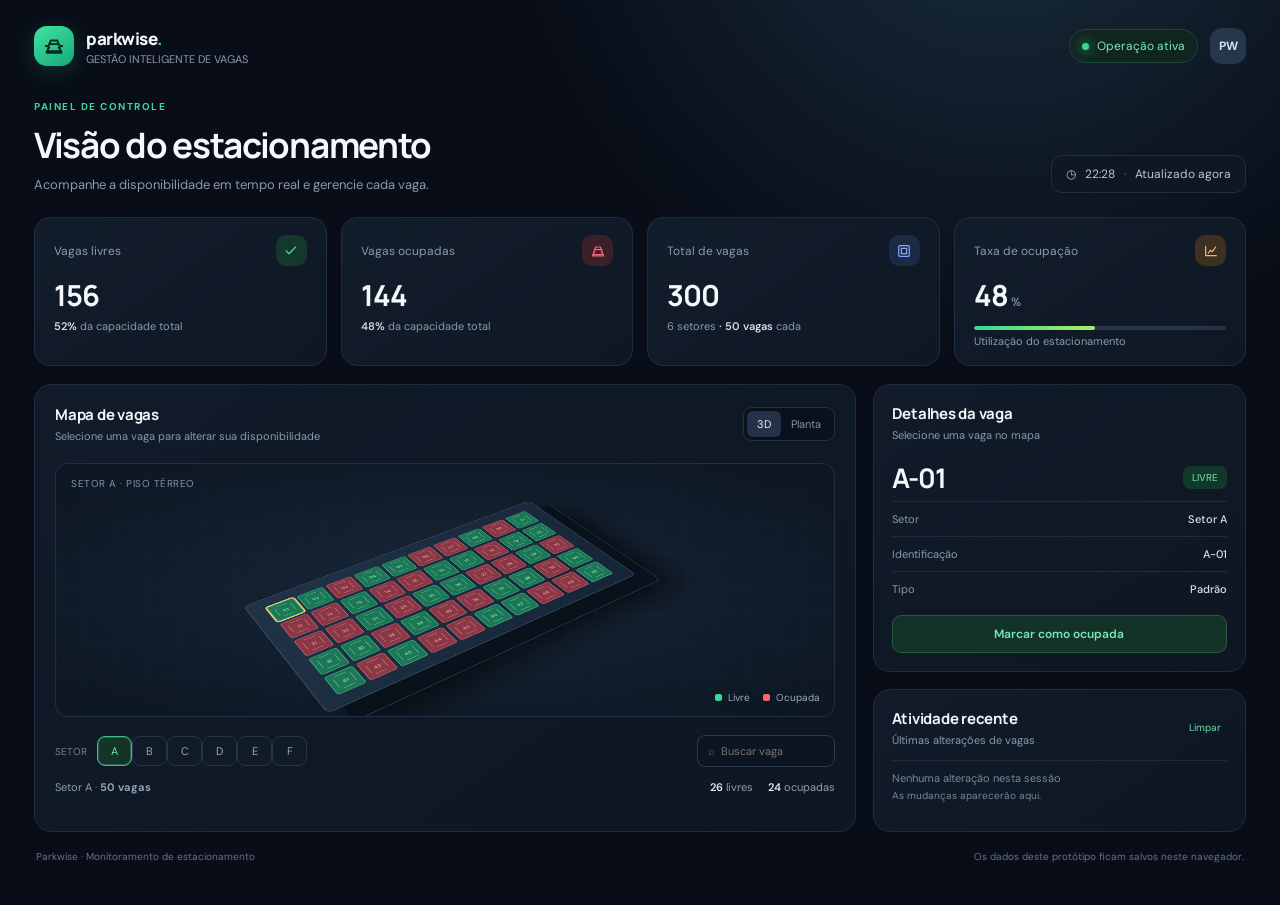
<file: estacionamento-inteligente/index.html>
<!doctype html>
<html lang="pt-BR">
<head>
<meta charset="utf-8"><meta name="viewport" content="width=device-width,initial-scale=1"><meta name="theme-color" content="#080d17">
<title>Parkwise · Central de estacionamento</title>
<style>
@import url('https://fonts.googleapis.com/css2?family=DM+Sans:wght@400;500;600;700&family=Manrope:wght@400;500;600;700;800&display=swap');
:root{color-scheme:dark;--bg:#080d17;--panel:#101827;--panel2:#131e2e;--line:#202d40;--text:#f4f7fb;--muted:#8a99ad;--green:#38d995;--red:#fa6674;--blue:#83a8ff;--amber:#f3bb60;--font:'DM Sans',sans-serif;--display:'Manrope',sans-serif}*{box-sizing:border-box}body{margin:0;background:radial-gradient(ellipse at 78% -20%,#1b3041 0,transparent 35%),var(--bg);color:var(--text);font-family:var(--font);min-height:100vh}button,input{font:inherit;color:inherit}.shell{max-width:1500px;margin:auto;padding:26px 34px 42px}.topbar{display:flex;align-items:center;justify-content:space-between;margin-bottom:34px}.brand{display:flex;gap:12px;align-items:center}.logo{width:40px;height:40px;border-radius:13px;background:linear-gradient(145deg,#45e2a2,#13a977);display:grid;place-items:center;color:#07291e;box-shadow:0 5px 24px #2bd39333}.logo svg{width:22px}.brand-name{font:800 17px var(--display);letter-spacing:-.5px}.brand-sub{font-size:11px;color:var(--muted);margin-top:2px}.top-right{display:flex;align-items:center;gap:12px}.live-pill{display:flex;gap:8px;align-items:center;background:#10251f;border:1px solid #204638;border-radius:999px;color:#78e9b8;padding:8px 12px;font-size:12px}.pulse{height:7px;width:7px;background:var(--green);border-radius:50%;box-shadow:0 0 12px var(--green)}.avatar{height:36px;width:36px;border-radius:12px;background:#26374b;display:grid;place-items:center;font-size:12px;font-weight:700;color:#d6e1ee}.heading{display:flex;align-items:flex-end;justify-content:space-between;margin-bottom:24px}.eyebrow{color:var(--green);text-transform:uppercase;letter-spacing:1.5px;font-weight:700;font-size:10px;margin-bottom:8px}.heading h1{font:700 clamp(26px,3vw,35px) var(--display);letter-spacing:-1.3px;margin:0}.subtitle{color:var(--muted);font-size:13px;margin-top:7px}.date-box{border:1px solid var(--line);background:#0e1724;border-radius:11px;padding:10px 14px;color:#b9c5d5;font-size:12px;display:flex;gap:9px;align-items:center}.stats{display:grid;grid-template-columns:repeat(4,1fr);gap:14px;margin-bottom:18px}.stat{background:linear-gradient(145deg,#121d2b,#0f1724);border:1px solid var(--line);border-radius:16px;padding:17px 19px;position:relative;overflow:hidden}.stat-top{display:flex;align-items:center;justify-content:space-between;color:var(--muted);font-size:12px}.stat-icon{height:31px;width:31px;border-radius:10px;display:grid;place-items:center}.stat-icon svg{width:16px}.i-green{background:#14372e;color:var(--green)}.i-red{background:#3a2028;color:var(--red)}.i-blue{background:#1b2b45;color:var(--blue)}.i-amber{background:#3c3020;color:var(--amber)}.stat-value{font:700 29px var(--display);letter-spacing:-1px;margin-top:9px}.stat-value small{font:500 12px var(--font);color:var(--muted);letter-spacing:0}.stat-foot{font-size:11px;color:var(--muted);margin-top:4px}.stat-foot strong{color:#d5deea;font-weight:600}.util{height:4px;background:#263344;border-radius:9px;margin-top:11px;overflow:hidden}.util>i{display:block;height:100%;background:linear-gradient(90deg,#36d993,#a9ed65);border-radius:9px;transition:width .35s}.content{display:grid;grid-template-columns:minmax(0,1.65fr) minmax(290px,.75fr);gap:17px}.card{background:linear-gradient(145deg,#111b29,#0e1622);border:1px solid var(--line);border-radius:17px}.map-card{padding:19px 20px 20px;overflow:hidden}.card-head{display:flex;justify-content:space-between;align-items:center;gap:12px}.card-title{font:700 15px var(--display);letter-spacing:-.25px}.card-caption{font-size:11px;color:var(--muted);margin-top:4px}.view-switch{display:flex;background:#0a111b;border:1px solid #243144;padding:3px;border-radius:9px}.view-switch button{background:none;border:0;border-radius:6px;padding:6px 10px;color:#8292a6;font-size:11px;cursor:pointer}.view-switch button.active{background:#233248;color:#f2f6fa}.map-stage{height:254px;margin:20px 0 18px;border:1px solid #203044;border-radius:13px;background:radial-gradient(ellipse at center,#182638 0,#101b29 65%,#0d1622 100%);position:relative;overflow:hidden;perspective:850px;display:flex;align-items:center;justify-content:center}.map-stage:before{content:'';position:absolute;inset:0;background-image:linear-gradient(#7892ab0a 1px,transparent 1px),linear-gradient(90deg,#7892ab0a 1px,transparent 1px);background-size:30px 30px;mask-image:linear-gradient(transparent,#000 22%,#000 80%,transparent)}.map-label{position:absolute;top:13px;left:15px;color:#8293a9;font-size:10px;letter-spacing:.5px;text-transform:uppercase;z-index:2}.isometric{position:relative;z-index:1;transform:rotateX(53deg) rotateZ(-34deg) scale(.77);transform-style:preserve-3d;display:grid;grid-template-columns:repeat(10,37px);grid-template-rows:repeat(5,34px);gap:5px;padding:18px 22px;background:linear-gradient(135deg,#213347,#162437);border:1px solid #3b5269;border-radius:7px;box-shadow:18px 26px 0 #09111b,19px 27px 0 #263d53,36px 46px 45px #0009;transition:transform .35s}.map-stage.flat .isometric{transform:scale(.86)}.map-stage.flat{height:220px}.map-stage.flat .isometric{grid-template-columns:repeat(10,31px);grid-template-rows:repeat(5,29px);gap:4px}.slot3d{border-radius:3px;border:1px solid #4f6880;background:#253b4e;position:relative;display:grid;place-items:center;color:#d2dfec;font:600 7px var(--font);cursor:pointer;transition:transform .16s,background .16s,box-shadow .16s;transform-style:preserve-3d}.slot3d:after{content:'';position:absolute;inset:4px 6px 5px;border:1px solid currentColor;border-radius:3px;opacity:.5;clip-path:polygon(20% 0,80% 0,100% 18%,100% 82%,80% 100%,20% 100%,0 82%,0 18%)}.slot3d:hover{transform:translateZ(8px);z-index:4;box-shadow:0 0 0 2px #fff7}.slot3d.free{background:#1d7655;color:#80f4bd;border-color:#39b883}.slot3d.occupied{background:#8a3845;color:#ff9ca6;border-color:#d35c69}.slot3d.selected{box-shadow:0 0 0 2px #f3c56c}.stage-legend{position:absolute;bottom:12px;right:14px;display:flex;gap:13px;color:#9baabd;font-size:10px;z-index:2}.key{display:flex;gap:6px;align-items:center}.dot{width:7px;height:7px;border-radius:2px}.dot.green{background:var(--green)}.dot.red{background:var(--red)}.sectors{display:flex;align-items:center;gap:7px;flex-wrap:wrap}.sector-btn{height:30px;min-width:35px;border:1px solid #263448;background:#111b28;border-radius:8px;color:#99a8ba;font-size:11px;cursor:pointer;transition:.15s}.sector-btn:hover{border-color:#4b6881;color:#fff}.sector-btn.active{border-color:#3ebf89;background:#143428;color:#6ce0a8;box-shadow:inset 0 0 0 1px #235f48}.sector-label{font-size:10px;color:#718197;margin-right:3px}.map-info{display:flex;align-items:center;justify-content:space-between;margin-top:13px;font-size:11px;color:#91a0b2}.sector-count{display:flex;gap:15px}.sector-count b{color:#e4eaf0;font-weight:600}.right-col{display:flex;flex-direction:column;gap:17px}.detail-card{padding:18px}.detail-number{display:flex;align-items:center;justify-content:space-between;margin:17px 0 5px}.big-id{font:700 27px var(--display);letter-spacing:-1px}.status-tag{font-size:10px;padding:5px 9px;border-radius:7px}.status-tag.free{color:#73e7b2;background:#12382b}.status-tag.occupied{color:#ff939d;background:#402128}.detail-row{padding:10px 0;border-top:1px solid #202c3b;display:flex;justify-content:space-between;align-items:center;font-size:11px;color:#8898ab}.detail-row strong{color:#d9e1ea;font-weight:500}.toggle-button{width:100%;padding:10px 12px;border:1px solid #285742;background:#133329;color:#75e8b4;border-radius:9px;font-size:12px;font-weight:600;cursor:pointer;margin-top:9px;transition:.15s}.toggle-button:hover{background:#194633}.toggle-button.make-free{border-color:#69414a;background:#38232a;color:#ff9ca4}.toggle-button.make-free:hover{background:#482932}.activity{padding:18px}.activity-head{display:flex;justify-content:space-between;align-items:center}.link-btn{border:0;background:none;color:#6fdca8;font-size:10px;cursor:pointer}.activity-list{margin-top:13px}.activity-item{display:flex;gap:10px;align-items:flex-start;padding:10px 0;border-top:1px solid #202b39}.activity-dot{width:7px;height:7px;border-radius:50%;margin-top:4px;flex:none}.activity-dot.free{background:var(--green);box-shadow:0 0 9px #38d99588}.activity-dot.occupied{background:var(--red);box-shadow:0 0 9px #fa667488}.activity-copy{font-size:11px;color:#d7e0e9;line-height:1.4}.activity-copy span{display:block;color:#76869a;font-size:10px;margin-top:3px}.footer-note{display:flex;justify-content:space-between;color:#64748a;font-size:10px;margin-top:18px;padding:0 2px}.search{height:32px;width:138px;border:1px solid #2b394c;background:#0d1521;border-radius:8px;padding:0 10px;font-size:11px;outline:none}.search:focus{border-color:#47ad82}.toast{position:fixed;bottom:22px;left:50%;transform:translate(-50%,15px);opacity:0;background:#172638;border:1px solid #38506a;border-radius:10px;padding:10px 15px;font-size:12px;box-shadow:0 10px 35px #0008;transition:.25s;pointer-events:none;z-index:10}.toast.show{transform:translate(-50%,0);opacity:1}.empty{grid-column:1/-1;text-align:center;color:#72849b;font-size:12px;padding:30px 10px}.mobile-sector{display:none}
@media(max-width:1020px){.content{grid-template-columns:minmax(0,1.35fr) minmax(260px,.8fr)}.isometric{transform:rotateX(53deg) rotateZ(-34deg) scale(.65)}.map-stage.flat .isometric{transform:scale(.75)}}@media(max-width:760px){.shell{padding:20px 16px 30px}.topbar{margin-bottom:26px}.heading{align-items:flex-start;gap:14px;flex-direction:column}.date-box{display:none}.stats{grid-template-columns:repeat(2,1fr);gap:10px}.stat{padding:14px}.stat-value{font-size:25px}.content{grid-template-columns:1fr}.right-col{display:grid;grid-template-columns:1fr 1fr;align-items:start}.activity{grid-column:1/-1}.map-stage{height:225px}.isometric{transform:rotateX(53deg) rotateZ(-34deg) scale(.58)}.map-stage.flat .isometric{transform:scale(.65)}.map-card{padding:16px 13px}.card-head{align-items:flex-start}.card-caption{max-width:230px}.sector-label{display:none}.sector-btn{min-width:32px}.search{width:112px}.footer-note{line-height:1.5}}@media(max-width:480px){.right-col{grid-template-columns:1fr}.activity{grid-column:auto}.map-stage{height:205px}.isometric{transform:rotateX(53deg) rotateZ(-34deg) scale(.48)}.map-stage.flat .isometric{transform:scale(.53)}.stage-legend{bottom:8px;right:9px}.map-info{align-items:flex-start;gap:8px;flex-direction:column}.brand-sub{font-size:10px}.live-pill{font-size:0;padding:9px}.live-pill .pulse{font-size:initial}.heading h1{font-size:26px}}
</style>
</head>
<body><div class="shell">
<header class="topbar"><div class="brand"><div class="logo"><svg viewBox="0 0 24 24" fill="none" stroke="currentColor" stroke-width="2"><path d="M5 17.5 6.5 10h11l1.5 7.5M4 17.5h16v2H4zM7 10l1.4-4h7.2l1.4 4M7 14h.01M17 14h.01M3 12h2M19 12h2" stroke-linecap="round" stroke-linejoin="round"/></svg></div><div><div class="brand-name">parkwise<span style="color:var(--green)">.</span></div><div class="brand-sub">GESTÃO INTELIGENTE DE VAGAS</div></div></div><div class="top-right"><div class="live-pill"><i class="pulse"></i> Operação ativa</div><div class="avatar">PW</div></div></header>
<section class="heading"><div><div class="eyebrow">Painel de controle</div><h1>Visão do estacionamento</h1><div class="subtitle">Acompanhe a disponibilidade em tempo real e gerencie cada vaga.</div></div><div class="date-box"><span>◷</span><span id="clock">--:--</span><span style="color:#58697f">·</span><span>Atualizado agora</span></div></section>
<section class="stats"><article class="stat"><div class="stat-top"><span>Vagas livres</span><span class="stat-icon i-green"><svg viewBox="0 0 24 24" fill="none" stroke="currentColor" stroke-width="2"><path d="m5 12 4 4L19 6" stroke-linecap="round" stroke-linejoin="round"/></svg></span></div><div class="stat-value" id="free-count">—</div><div class="stat-foot"><strong id="free-percent">—</strong> da capacidade total</div></article><article class="stat"><div class="stat-top"><span>Vagas ocupadas</span><span class="stat-icon i-red"><svg viewBox="0 0 24 24" fill="none" stroke="currentColor" stroke-width="1.8"><path d="M5 17.5 6.5 10h11l1.5 7.5M4 17.5h16v2H4zM7 10l1.4-4h7.2l1.4 4M7 14h.01M17 14h.01" stroke-linecap="round" stroke-linejoin="round"/></svg></span></div><div class="stat-value" id="occupied-count">—</div><div class="stat-foot"><strong id="occupied-percent">—</strong> da capacidade total</div></article><article class="stat"><div class="stat-top"><span>Total de vagas</span><span class="stat-icon i-blue"><svg viewBox="0 0 24 24" fill="none" stroke="currentColor" stroke-width="1.8"><rect x="4" y="4" width="16" height="16" rx="2"/><path d="M8 8h8v8H8z"/></svg></span></div><div class="stat-value">300</div><div class="stat-foot">6 setores <strong>· 50 vagas</strong> cada</div></article><article class="stat"><div class="stat-top"><span>Taxa de ocupação</span><span class="stat-icon i-amber"><svg viewBox="0 0 24 24" fill="none" stroke="currentColor" stroke-width="1.8"><path d="M4 19V5m0 14h16M8 15l3-4 3 2 5-7" stroke-linecap="round" stroke-linejoin="round"/></svg></span></div><div class="stat-value"><span id="occupancy-rate">—</span><small> %</small></div><div class="util"><i id="util-bar"></i></div><div class="stat-foot">Utilização do estacionamento</div></article></section>
<main class="content"><section class="card map-card"><div class="card-head"><div><div class="card-title">Mapa de vagas</div><div class="card-caption">Selecione uma vaga para alterar sua disponibilidade</div></div><div class="view-switch"><button class="active" id="3d-button">3D</button><button id="flat-button">Planta</button></div></div><div class="map-stage" id="map-stage"><div class="map-label" id="map-label">SETOR A · PISO TÉRREO</div><div class="isometric" id="slot-grid"></div><div class="stage-legend"><span class="key"><i class="dot green"></i>Livre</span><span class="key"><i class="dot red"></i>Ocupada</span></div></div><div class="card-head" style="margin-top:0"><div class="sectors"><span class="sector-label">SETOR</span><div id="sector-list"></div></div><input class="search" id="search" type="search" placeholder="⌕  Buscar vaga"></div><div class="map-info"><div id="sector-summary">Setor A</div><div class="sector-count"><span><b id="sector-free">—</b> livres</span><span><b id="sector-occupied">—</b> ocupadas</span></div></div></section>
<aside class="right-col"><section class="card detail-card"><div class="card-title">Detalhes da vaga</div><div class="card-caption">Selecione uma vaga no mapa</div><div class="detail-number"><div class="big-id" id="detail-id">A-01</div><span class="status-tag free" id="detail-status">LIVRE</span></div><div class="detail-row"><span>Setor</span><strong id="detail-sector">Setor A</strong></div><div class="detail-row"><span>Identificação</span><strong id="detail-ref">A-01</strong></div><div class="detail-row"><span>Tipo</span><strong>Padrão</strong></div><button class="toggle-button" id="toggle-button">Marcar como ocupada</button></section><section class="card activity"><div class="activity-head"><div><div class="card-title">Atividade recente</div><div class="card-caption">Últimas alterações de vagas</div></div><button class="link-btn" id="clear-activity">Limpar</button></div><div class="activity-list" id="activity-list"></div></section></aside></main>
<div class="footer-note"><span>Parkwise · Monitoramento de estacionamento</span><span>Os dados deste protótipo ficam salvos neste navegador.</span></div>
</div><div class="toast" id="toast" role="status"></div>
<script>
(()=>{const TOTAL=300,SECTORS='ABCDEF'.split(''),PER=50;let selectedSector='A',selectedId='A-01',view='3d',filter='';const storageKey='parkwise-slots-v1';
const initial=()=>{const map={};for(let i=1;i<=TOTAL;i++){const n=i;map[n]=n%3===0||n%7===0||n%11===0}return map};let occupied;try{const saved=JSON.parse(localStorage.getItem(storageKey));occupied=saved&&Object.keys(saved).length===TOTAL?saved:initial()}catch{occupied=initial()}let activity=[];let toastTimer;
const el=id=>document.getElementById(id),sectorStart=s=>SECTORS.indexOf(s)*PER+1,globalId=id=>{const [s,n]=id.split('-');return sectorStart(s)+Number(n)-1},idFor=i=>{const s=SECTORS[Math.floor((i-1)/PER)],n=((i-1)%PER)+1;return `${s}-${String(n).padStart(2,'0')}`},isOcc=id=>!!occupied[globalId(id)];
const showToast=msg=>{el('toast').textContent=msg;el('toast').classList.add('show');clearTimeout(toastTimer);toastTimer=setTimeout(()=>el('toast').classList.remove('show'),2100)};const persist=()=>localStorage.setItem(storageKey,JSON.stringify(occupied));
function counts(){let occ=Object.values(occupied).filter(Boolean).length,free=TOTAL-occ,rate=Math.round(occ/TOTAL*100);el('free-count').textContent=free;el('occupied-count').textContent=occ;el('free-percent').textContent=`${Math.round(free/TOTAL*100)}%`;el('occupied-percent').textContent=`${rate}%`;el('occupancy-rate').textContent=rate;el('util-bar').style.width=rate+'%';let so=0;for(let j=1;j<=PER;j++)if(occupied[sectorStart(selectedSector)+j-1])so++;el('sector-free').textContent=PER-so;el('sector-occupied').textContent=so;el('sector-summary').innerHTML=`Setor ${selectedSector} <span style="color:#65768a">·</span> <b>${PER} vagas</b>`;}
function renderSectors(){el('sector-list').innerHTML=SECTORS.map(s=>`<button class="sector-btn ${s===selectedSector?'active':''}" data-sector="${s}" aria-label="Selecionar setor ${s}">${s}</button>`).join('');el('sector-list').querySelectorAll('button').forEach(b=>b.onclick=()=>{selectedSector=b.dataset.sector;selectedId=selectedSector+'-01';render()})}
function renderGrid(){let grid=el('slot-grid');grid.innerHTML='';el('map-label').textContent=`SETOR ${selectedSector} · PISO TÉRREO`;let visible=0;for(let n=1;n<=PER;n++){const id=`${selectedSector}-${String(n).padStart(2,'0')}`,occ=isOcc(id);if(filter&& !id.includes(filter.toUpperCase()))continue;let b=document.createElement('button');b.className=`slot3d ${occ?'occupied':'free'} ${id===selectedId?'selected':''}`;b.textContent=String(n).padStart(2,'0');b.title=`Vaga ${id} · ${occ?'Ocupada':'Livre'}`;b.setAttribute('aria-label',`Vaga ${id}, ${occ?'ocupada':'livre'}`);b.onclick=()=>{selectedId=id;renderDetail();renderGrid()};grid.appendChild(b);visible++}if(!visible)grid.innerHTML='<div class="empty">Nenhuma vaga encontrada neste setor.</div>';counts()}
function renderDetail(){const occ=isOcc(selectedId);el('detail-id').textContent=selectedId;el('detail-sector').textContent='Setor '+selectedSector;el('detail-ref').textContent=selectedId;el('detail-status').textContent=occ?'OCUPADA':'LIVRE';el('detail-status').className='status-tag '+(occ?'occupied':'free');el('toggle-button').textContent=occ?'Marcar como livre':'Marcar como ocupada';el('toggle-button').className='toggle-button '+(occ?'make-free':'')}
function renderActivity(){el('activity-list').innerHTML=activity.length?activity.slice(0,4).map(a=>`<div class="activity-item"><i class="activity-dot ${a.occupied?'occupied':'free'}"></i><div class="activity-copy">Vaga <b>${a.id}</b> marcada como ${a.occupied?'ocupada':'livre'}<span>${a.time}</span></div></div>`).join(''):'<div class="activity-item"><div class="activity-copy" style="color:#77889b">Nenhuma alteração nesta sessão<span>As mudanças aparecerão aqui.</span></div></div>'}
function render(){renderSectors();renderGrid();renderDetail();renderActivity()}
function toggle(){let idx=globalId(selectedId);occupied[idx]=!occupied[idx];const now=new Date();activity.unshift({id:selectedId,occupied:occupied[idx],time:now.toLocaleTimeString('pt-BR',{hour:'2-digit',minute:'2-digit'})});persist();render();showToast(`${selectedId} agora está ${occupied[idx]?'ocupada':'livre'}.`)}
el('toggle-button').onclick=toggle;el('search').oninput=e=>{filter=e.target.value.trim();renderGrid()};el('clear-activity').onclick=()=>{activity=[];renderActivity();showToast('Atividade da sessão limpa.')};el('3d-button').onclick=()=>{view='3d';el('map-stage').classList.remove('flat');el('3d-button').classList.add('active');el('flat-button').classList.remove('active')};el('flat-button').onclick=()=>{view='flat';el('map-stage').classList.add('flat');el('flat-button').classList.add('active');el('3d-button').classList.remove('active')};function clock(){el('clock').textContent=new Intl.DateTimeFormat('pt-BR',{hour:'2-digit',minute:'2-digit'}).format(new Date())}clock();setInterval(clock,30000);render();
})();
</script></body></html>
</file>
